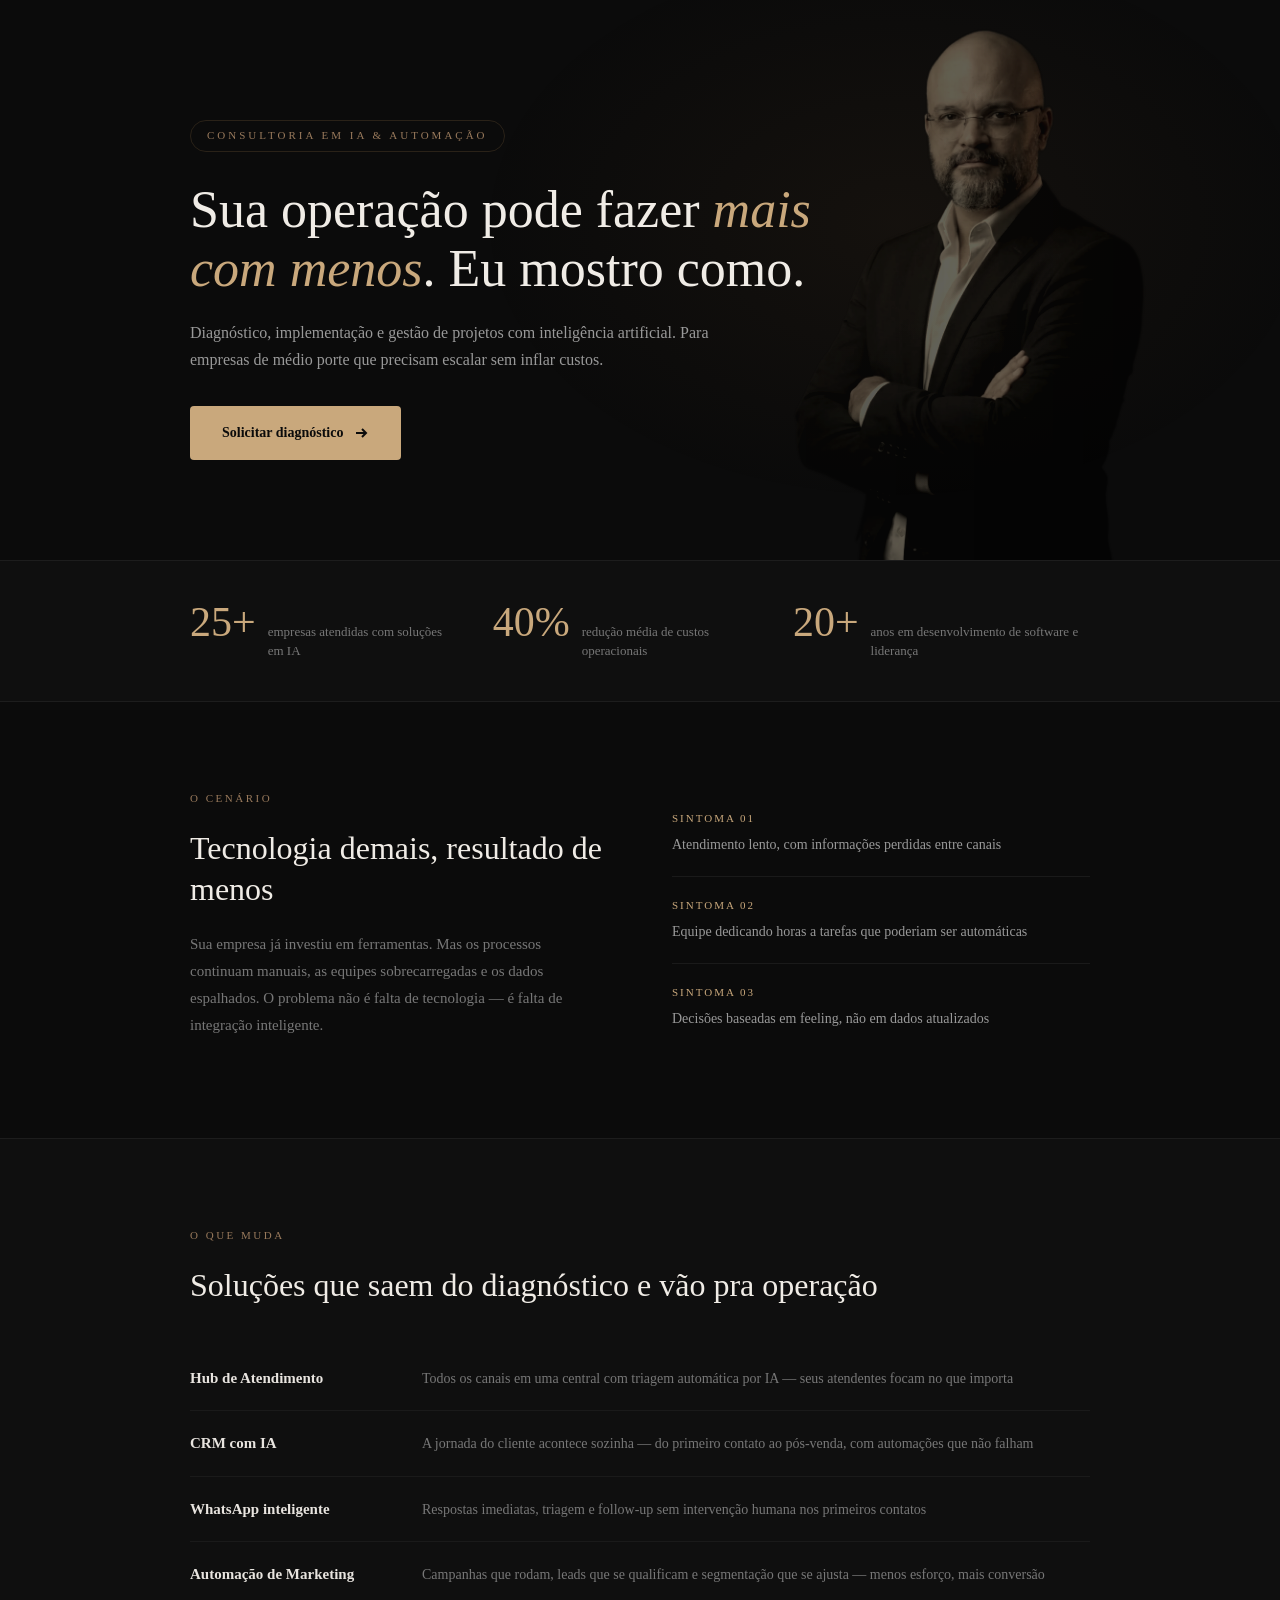
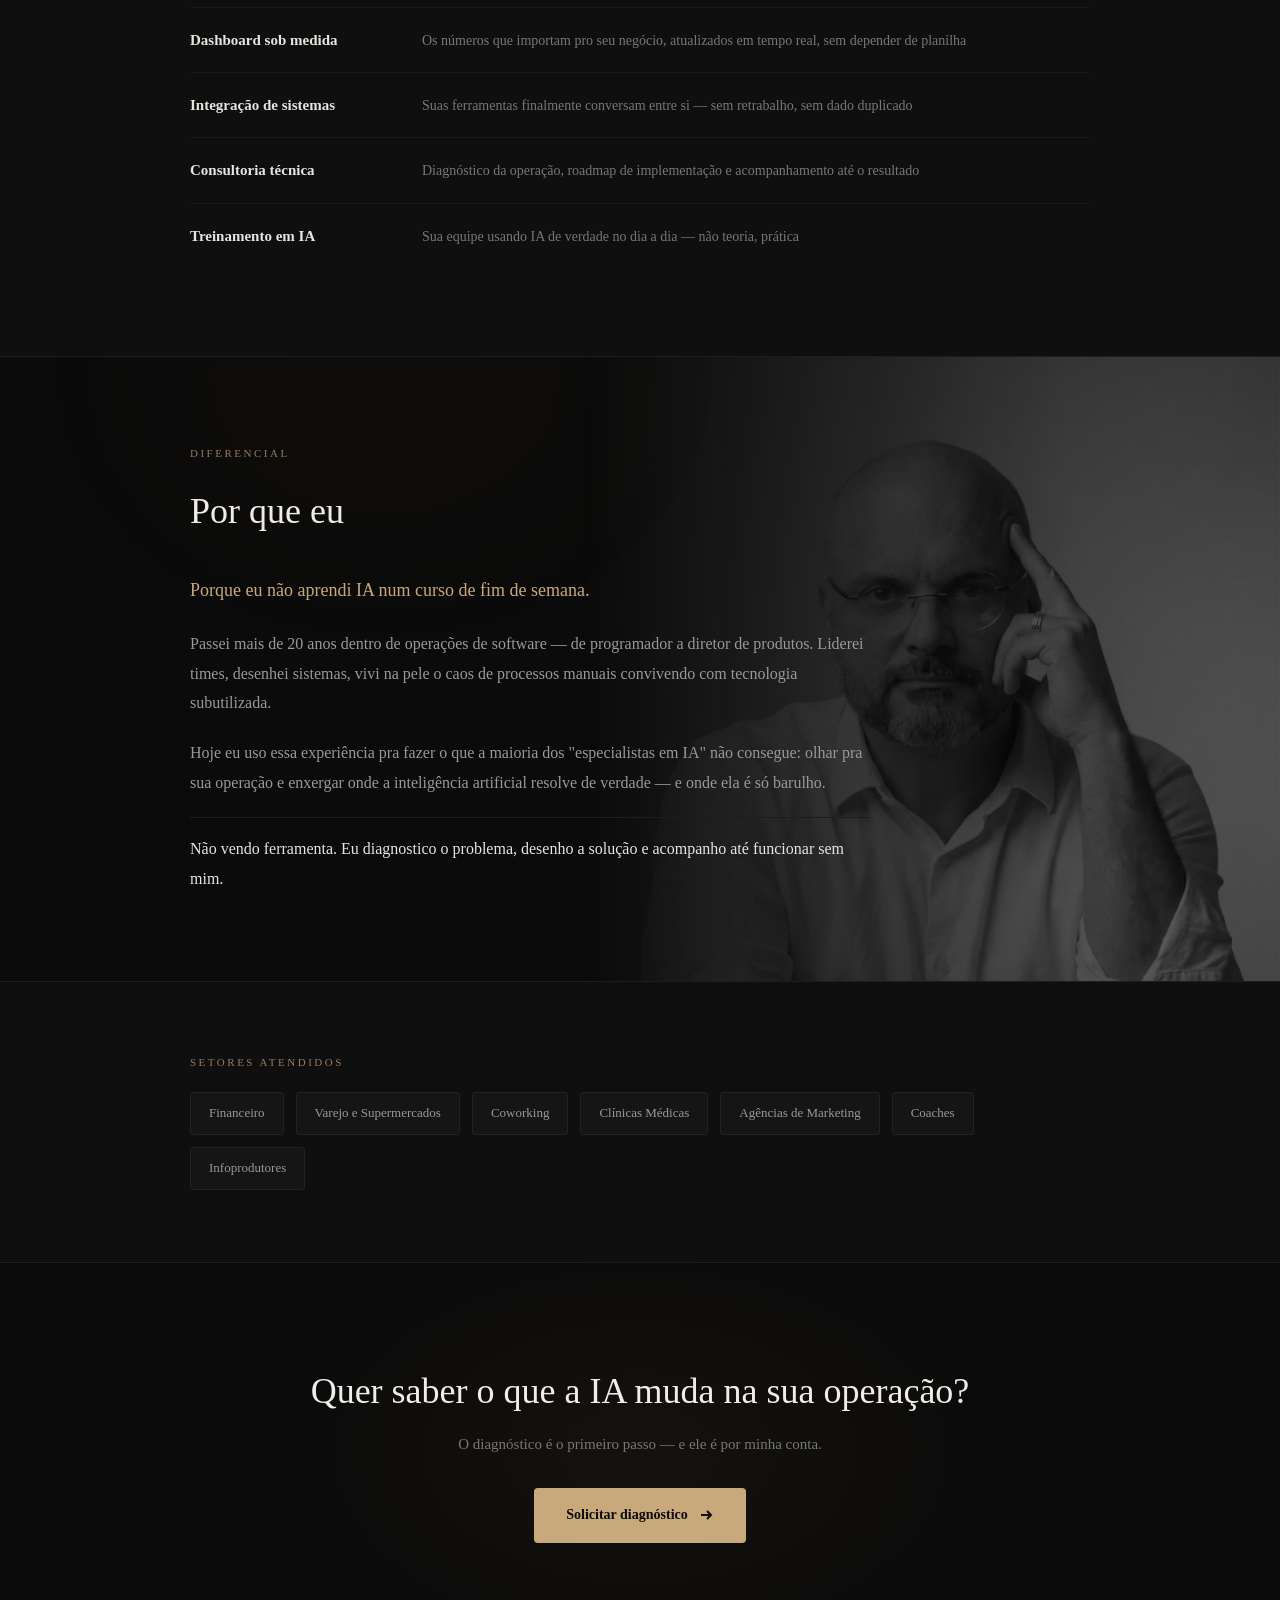
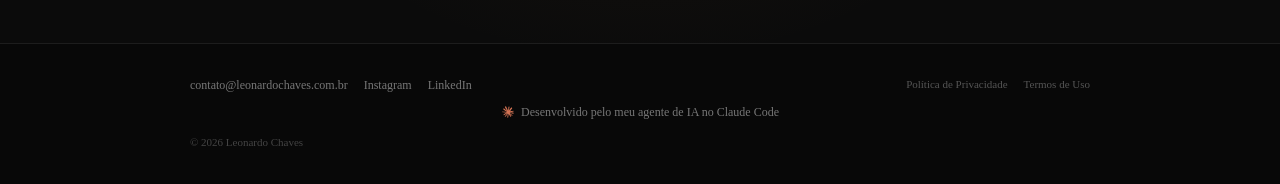
<file: index.html>
<!DOCTYPE html>
<html lang="pt-BR">
<head>
  <meta charset="UTF-8">
  <meta name="viewport" content="width=device-width, initial-scale=1.0">
  <title>Leonardo Chaves — IA + Automação</title>
  <meta name="description" content="Diagnóstico, implementação e gestão de projetos com inteligência artificial. Para empresas de médio porte que precisam escalar sem inflar custos.">
  <meta property="og:title" content="Leonardo Chaves — IA + Automação">
  <meta property="og:description" content="Diagnóstico, implementação e gestão de projetos com inteligência artificial. Para empresas de médio porte que precisam escalar sem inflar custos.">
  <meta property="og:type" content="website">
  <meta property="og:url" content="https://leonardochaves.com.br">
  <link rel="preconnect" href="https://fonts.googleapis.com">
  <link rel="preconnect" href="https://fonts.gstatic.com" crossorigin>
  <link href="https://fonts.googleapis.com/css2?family=DM+Sans:wght@300;400;500;700&family=Instrument+Serif:ital@0;1&display=swap" rel="stylesheet">
  <link rel="stylesheet" href="css/variables.css">
  <link rel="stylesheet" href="css/reset.css">
  <link rel="stylesheet" href="css/layout.css">
  <link rel="stylesheet" href="css/sections.css">
  <link rel="stylesheet" href="css/effects.css">
  <link rel="stylesheet" href="css/responsive.css">
</head>
<body>

  <!-- 1. Hero -->
  <section id="hero" class="hero mouse-glow parallax-bg">
    <div class="glow-overlay"></div>
    <div class="hero-photo" aria-hidden="true"></div>
    <div class="container hero-inner">
      <div class="hero-eyebrow reveal">Consultoria em IA &amp; Automação</div>
      <h1 class="reveal">Sua operação pode fazer <em>mais com menos</em>. Eu mostro como.</h1>
      <p class="hero-body reveal">Diagnóstico, implementação e gestão de projetos com inteligência artificial. Para empresas de médio porte que precisam escalar sem inflar custos.</p>
      <a href="https://wa.me/5531996830378" class="cta-btn reveal" target="_blank" rel="noopener">
        Solicitar diagnóstico
        <svg viewBox="0 0 16 16" fill="none" stroke="currentColor" stroke-width="2" width="16" height="16"><path d="M3 8h10M9 4l4 4-4 4"/></svg>
      </a>
    </div>
  </section>

  <!-- 2. Credenciais -->
  <section id="credentials" class="credentials">
    <div class="container cred-inner">
      <div class="cred-item reveal">
        <span class="cred-num">25+</span>
        <span class="cred-text">empresas atendidas com soluções em IA</span>
      </div>
      <div class="cred-item reveal">
        <span class="cred-num">40%</span>
        <span class="cred-text">redução média de custos operacionais</span>
      </div>
      <div class="cred-item reveal">
        <span class="cred-num">20+</span>
        <span class="cred-text">anos em desenvolvimento de software e liderança</span>
      </div>
    </div>
  </section>

  <!-- 3. O Cenário (Problema) -->
  <section id="problem" class="problem">
    <div class="container problem-inner">
      <div class="problem-left">
        <div class="label reveal">O cenário</div>
        <h2 class="sec-heading reveal">Tecnologia demais, resultado de menos</h2>
        <p class="problem-body reveal">Sua empresa já investiu em ferramentas. Mas os processos continuam manuais, as equipes sobrecarregadas e os dados espalhados. O problema não é falta de tecnologia — é falta de integração inteligente.</p>
      </div>
      <div class="problem-right reveal-group">
        <div class="pain-item reveal">
          <div class="pain-marker">Sintoma 01</div>
          <div class="pain-text">Atendimento lento, com informações perdidas entre canais</div>
        </div>
        <div class="pain-item reveal">
          <div class="pain-marker">Sintoma 02</div>
          <div class="pain-text">Equipe dedicando horas a tarefas que poderiam ser automáticas</div>
        </div>
        <div class="pain-item reveal">
          <div class="pain-marker">Sintoma 03</div>
          <div class="pain-text">Decisões baseadas em feeling, não em dados atualizados</div>
        </div>
      </div>
    </div>
  </section>

  <!-- 4. Soluções -->
  <section id="solutions" class="solutions">
    <div class="container solutions-inner">
      <div class="sol-header">
        <div class="label reveal">O que muda</div>
        <h2 class="sec-heading reveal">Soluções que saem do diagnóstico e vão pra operação</h2>
      </div>
      <div class="reveal-group">
        <div class="sol-row reveal">
          <div class="sol-row-name">Hub de Atendimento</div>
          <div class="sol-row-desc">Todos os canais em uma central com triagem automática por IA — seus atendentes focam no que importa</div>
        </div>
        <div class="sol-row reveal">
          <div class="sol-row-name">CRM com IA</div>
          <div class="sol-row-desc">A jornada do cliente acontece sozinha — do primeiro contato ao pós-venda, com automações que não falham</div>
        </div>
        <div class="sol-row reveal">
          <div class="sol-row-name">WhatsApp inteligente</div>
          <div class="sol-row-desc">Respostas imediatas, triagem e follow-up sem intervenção humana nos primeiros contatos</div>
        </div>
        <div class="sol-row reveal">
          <div class="sol-row-name">Automação de Marketing</div>
          <div class="sol-row-desc">Campanhas que rodam, leads que se qualificam e segmentação que se ajusta — menos esforço, mais conversão</div>
        </div>
        <div class="sol-row reveal">
          <div class="sol-row-name">Dashboard sob medida</div>
          <div class="sol-row-desc">Os números que importam pro seu negócio, atualizados em tempo real, sem depender de planilha</div>
        </div>
        <div class="sol-row reveal">
          <div class="sol-row-name">Integração de sistemas</div>
          <div class="sol-row-desc">Suas ferramentas finalmente conversam entre si — sem retrabalho, sem dado duplicado</div>
        </div>
        <div class="sol-row reveal">
          <div class="sol-row-name">Consultoria técnica</div>
          <div class="sol-row-desc">Diagnóstico da operação, roadmap de implementação e acompanhamento até o resultado</div>
        </div>
        <div class="sol-row reveal">
          <div class="sol-row-name">Treinamento em IA</div>
          <div class="sol-row-desc">Sua equipe usando IA de verdade no dia a dia — não teoria, prática</div>
        </div>
      </div>
    </div>
  </section>

  <!-- 5. Por que eu -->
  <section id="why-me" class="why-me parallax-bg">
    <div class="why-me-photo" aria-hidden="true"></div>
    <div class="container why-me-inner">
      <div class="label reveal">Diferencial</div>
      <h2 class="why-me-heading reveal">Por que eu</h2>
      <div class="why-me-text">
        <p class="reveal">Porque eu não aprendi IA num curso de fim de semana.</p>
        <p class="reveal">Passei mais de 20 anos dentro de operações de software — de programador a diretor de produtos. Liderei times, desenhei sistemas, vivi na pele o caos de processos manuais convivendo com tecnologia subutilizada.</p>
        <p class="reveal">Hoje eu uso essa experiência pra fazer o que a maioria dos "especialistas em IA" não consegue: olhar pra sua operação e enxergar onde a inteligência artificial resolve de verdade — e onde ela é só barulho.</p>
        <p class="reveal">Não vendo ferramenta. Eu diagnostico o problema, desenho a solução e acompanho até funcionar sem mim.</p>
      </div>
    </div>
  </section>

  <!-- 6. Setores -->
  <section id="sectors" class="sectors">
    <div class="container sectors-inner">
      <div class="label reveal">Setores atendidos</div>
      <div class="sector-tags reveal">
        <span class="sector-tag">Financeiro</span>
        <span class="sector-tag">Varejo e Supermercados</span>
        <span class="sector-tag">Coworking</span>
        <span class="sector-tag">Clínicas Médicas</span>
        <span class="sector-tag">Agências de Marketing</span>
        <span class="sector-tag">Coaches</span>
        <span class="sector-tag">Infoprodutores</span>
      </div>
    </div>
  </section>

  <!-- 7. CTA Final -->
  <section id="cta-final" class="cta-section mouse-glow">
    <div class="glow-overlay"></div>
    <div class="container cta-content">
      <h2 class="cta-heading reveal">Quer saber o que a IA muda na sua operação?</h2>
      <p class="cta-sub reveal">O diagnóstico é o primeiro passo — e ele é por minha conta.</p>
      <a href="https://wa.me/5531996830378" class="cta-btn reveal" target="_blank" rel="noopener">
        Solicitar diagnóstico
        <svg viewBox="0 0 16 16" fill="none" stroke="currentColor" stroke-width="2" width="16" height="16"><path d="M3 8h10M9 4l4 4-4 4"/></svg>
      </a>
    </div>
  </section>

  <!-- 8. Rodapé -->
  <footer id="footer" class="footer">
    <div class="container footer-inner">
      <div class="footer-left">
        <a href="mailto:contato@leonardochaves.com.br">contato@leonardochaves.com.br</a>
        <a href="https://instagram.com/eusouleochaves" target="_blank" rel="noopener">Instagram</a>
        <a href="https://www.linkedin.com/in/eusouleochaves/" target="_blank" rel="noopener">LinkedIn</a>
      </div>
      <div class="footer-right">
        <a href="/politicas-de-privacidade">Política de Privacidade</a>
        <a href="/termos-de-uso">Termos de Uso</a>
      </div>
    </div>
    <div class="container">
      <div class="footer-credit">
        <svg class="claude-icon" xmlns="http://www.w3.org/2000/svg" width="14" height="14" viewBox="0 0 128 128" fill="currentColor">
          <path d="M32.4286 81.1404L52.8708 69.6696L53.2129 68.6699L52.8708 68.1174H51.8711L48.4509 67.9069L36.7696 67.5912L26.6406 67.1702L16.8273 66.6441L14.3543 66.1179L12.0391 63.066L12.2758 61.5401L14.3543 60.1457L17.3272 60.4088L23.9045 60.8561L33.7704 61.5401L40.9265 61.961L51.5291 63.066H53.2129L53.4496 62.382L52.8708 61.961L52.4236 61.5401L42.2156 54.6208L31.1658 47.3069L25.3778 43.0974L22.247 40.9664L20.6685 38.9669L19.9844 34.5995L22.8258 31.4688L26.6406 31.7318L27.6141 31.9949L31.4815 34.9679L39.7426 41.361L50.5293 49.3064L52.1079 50.6218L52.7393 50.1746L52.8182 49.8588L52.1079 48.6749L46.2409 38.0723L39.9794 27.2856L37.1906 22.8131L36.4539 20.1295C36.1908 19.0245 36.0067 18.1037 36.0067 16.9724L39.2427 12.5788L41.0317 12L45.3464 12.5788L47.1618 14.1573L49.8453 20.2874L54.1863 29.9428L60.9214 43.0711L62.8946 46.9648L63.947 50.5692L64.3416 51.6742H65.0257V51.0428L65.5781 43.6499L66.6042 34.5732L67.604 22.892L67.946 19.6033L69.5771 15.657L72.8132 13.5259L75.3388 14.7361L77.4173 17.7091L77.1279 19.6296L75.8913 27.6539L73.4709 40.2297L71.8923 48.6486H72.8132L73.8655 47.5963L78.1276 41.9398L85.2837 32.9947L88.4408 29.443L92.1241 25.5229L94.4919 23.6549H98.9644L102.253 28.5484L100.78 33.5998L96.1757 39.4404L92.3608 44.3865L86.8885 51.7531L83.4684 57.6463L83.7841 58.1199L84.5996 58.041L96.9649 55.4101L103.647 54.1999L111.619 52.8318L115.223 54.5156L115.618 56.2257L114.197 59.7248L105.673 61.8295L95.6758 63.829L80.7848 67.3544L80.6007 67.486L80.8111 67.7491L87.52 68.3805L90.3877 68.5383H97.4122L110.488 69.5118L113.908 71.7743L115.96 74.5368L115.618 76.6415L110.356 79.3251L103.253 77.6413L86.6781 73.6949L80.9953 72.2742H80.206V72.7478L84.9417 77.3782L93.6237 85.2183L104.489 95.321L105.042 97.8204L103.647 99.7936L102.174 99.5831L92.6239 92.4007L88.9407 89.1647L80.6007 82.1401H80.0482V82.8768L81.9687 85.6919L92.1241 100.951L92.6502 105.634L91.9136 107.16L89.2827 108.081L86.3887 107.555L80.4428 99.2148L74.3128 89.8224L69.3667 81.4035L68.7616 81.7455L65.8412 113.185L64.4732 114.79L61.3161 116L58.6852 114L57.2908 110.764L58.6852 104.371L60.3689 96.0314L61.737 89.4015L62.9735 81.1667L63.7102 78.4306L63.6576 78.2464L63.0525 78.3253L56.8435 86.8495L47.3985 99.6094L39.9267 107.607L38.1377 108.318L35.0332 106.713L35.3226 103.845L37.059 101.293L47.3985 88.1386L53.6338 79.9828L57.6591 75.2735L57.6328 74.5894H57.396L29.9293 92.427L25.0358 93.0584L22.931 91.0853L23.1941 87.8492L24.1939 86.7969L32.4549 81.1141L32.4286 81.1404Z"/>
        </svg>
        Desenvolvido pelo meu agente de IA no Claude Code
      </div>
      <div class="footer-copy">© 2026 Leonardo Chaves</div>
    </div>
  </footer>

  <script src="js/main.js"></script>
</body>
</html>
</file>
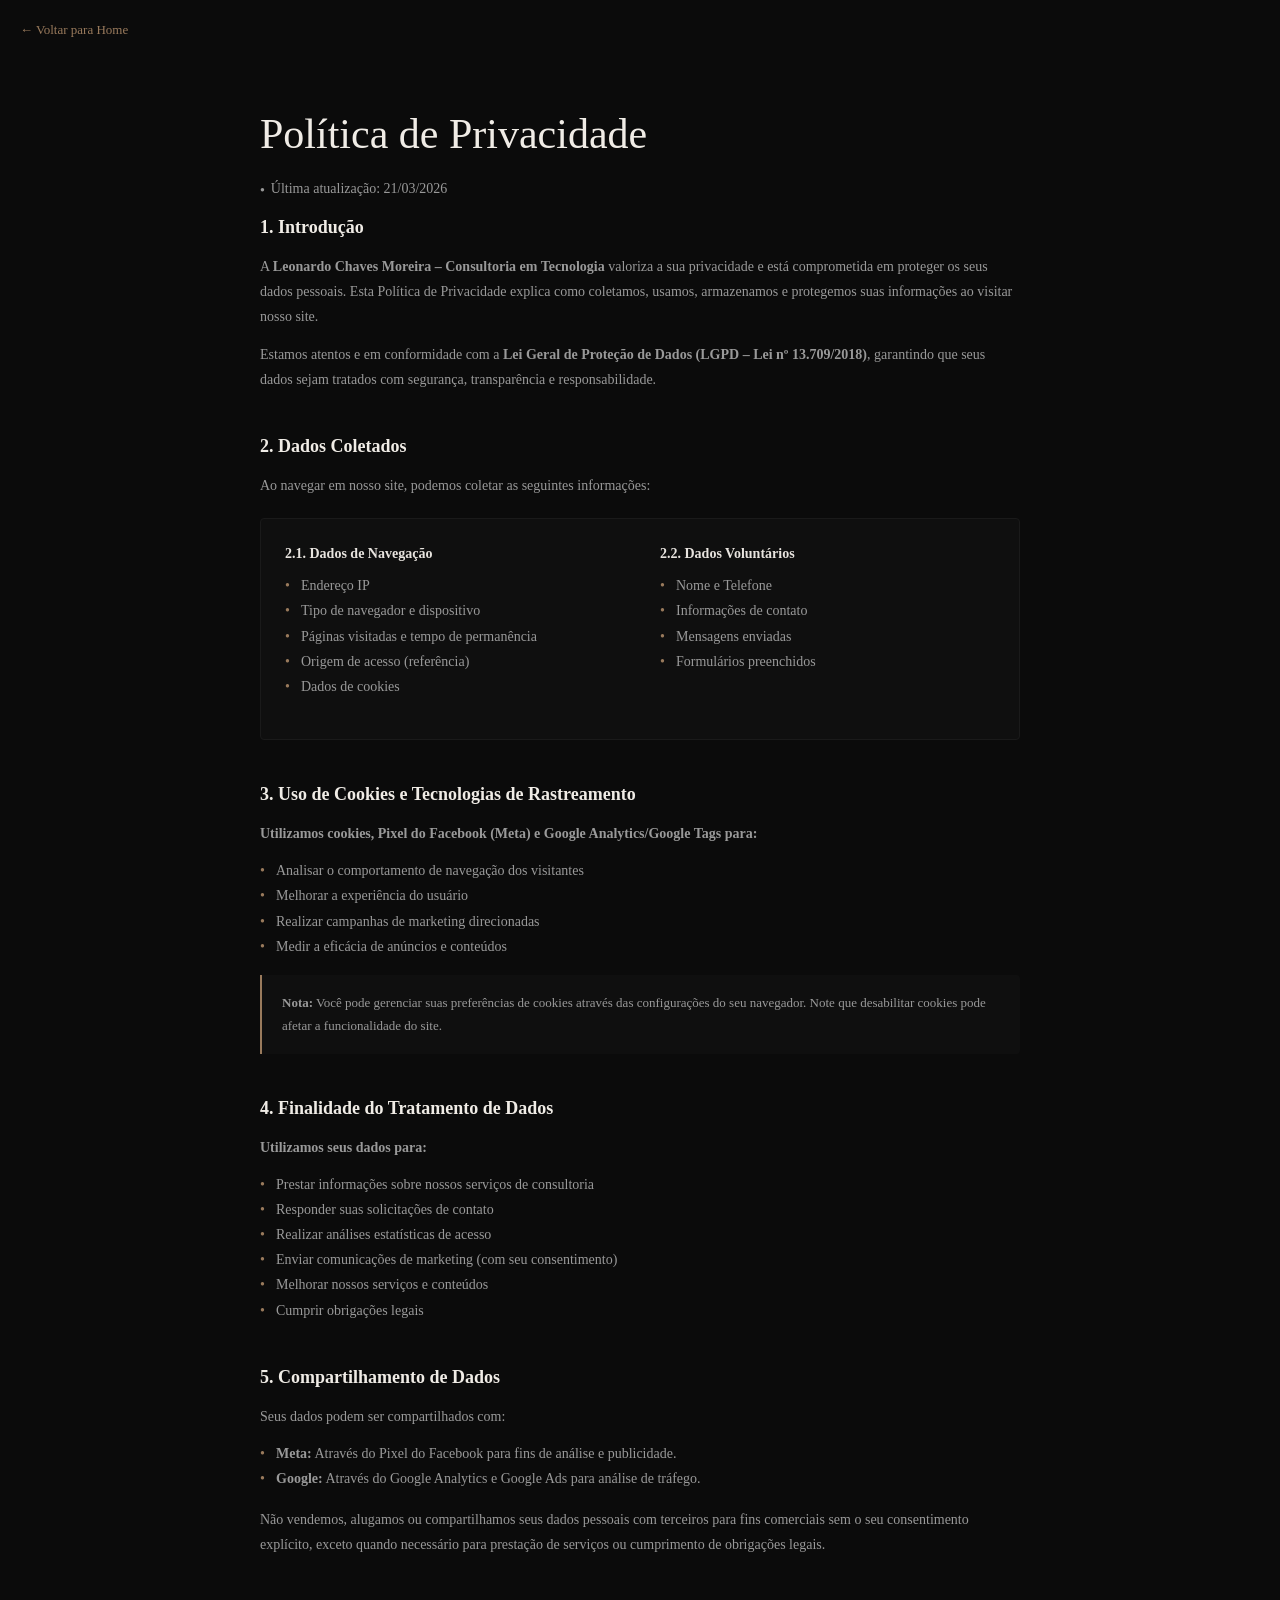
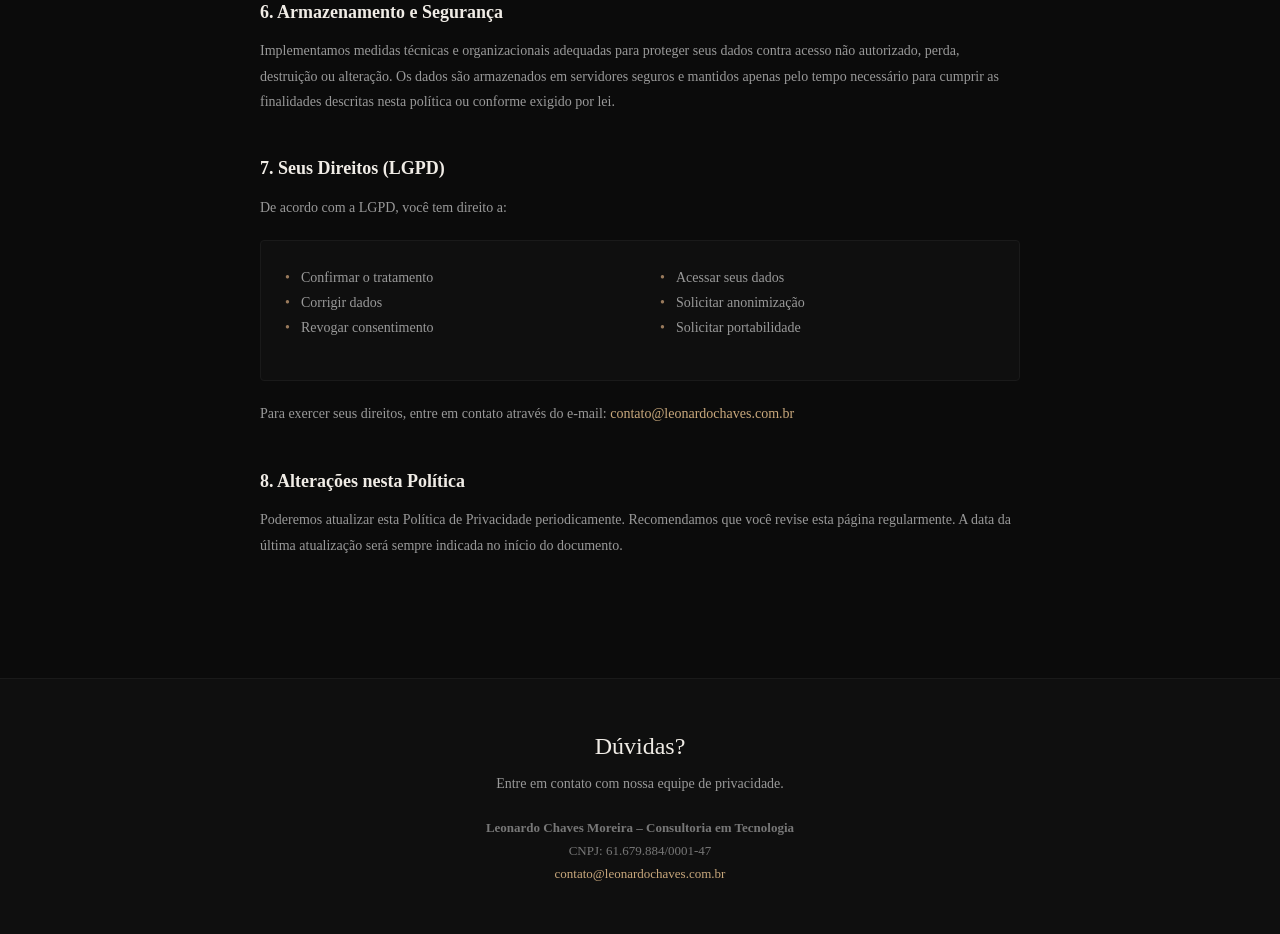
<file: politicas-de-privacidade/index.html>
<!DOCTYPE html>
<html lang="pt-BR">
<head>
  <meta charset="UTF-8">
  <meta name="viewport" content="width=device-width, initial-scale=1.0">
  <title>Política de Privacidade — Leonardo Chaves</title>
  <meta name="description" content="Política de Privacidade do site Leonardo Chaves — Consultoria em Tecnologia">
  <link rel="preconnect" href="https://fonts.googleapis.com">
  <link rel="preconnect" href="https://fonts.gstatic.com" crossorigin>
  <link href="https://fonts.googleapis.com/css2?family=DM+Sans:wght@300;400;500;700&family=Instrument+Serif:ital@0;1&display=swap" rel="stylesheet">
  <link rel="stylesheet" href="../css/variables.css">
  <link rel="stylesheet" href="../css/reset.css">
  <link rel="stylesheet" href="legal.css">
</head>
<body>

  <a href="/" class="back-link">← Voltar para Home</a>

  <main class="legal-page">
    <div class="container">

      <h1>Política de Privacidade</h1>
      <p class="last-update">Última atualização: 21/03/2026</p>

      <section>
        <h2>1. Introdução</h2>
        <p>A <strong>Leonardo Chaves Moreira – Consultoria em Tecnologia</strong> valoriza a sua privacidade e está comprometida em proteger os seus dados pessoais. Esta Política de Privacidade explica como coletamos, usamos, armazenamos e protegemos suas informações ao visitar nosso site.</p>
        <p>Estamos atentos e em conformidade com a <strong>Lei Geral de Proteção de Dados (LGPD – Lei nº 13.709/2018)</strong>, garantindo que seus dados sejam tratados com segurança, transparência e responsabilidade.</p>
      </section>

      <section>
        <h2>2. Dados Coletados</h2>
        <p>Ao navegar em nosso site, podemos coletar as seguintes informações:</p>

        <div class="two-columns">
          <div class="column">
            <h3>2.1. Dados de Navegação</h3>
            <ul>
              <li>Endereço IP</li>
              <li>Tipo de navegador e dispositivo</li>
              <li>Páginas visitadas e tempo de permanência</li>
              <li>Origem de acesso (referência)</li>
              <li>Dados de cookies</li>
            </ul>
          </div>
          <div class="column">
            <h3>2.2. Dados Voluntários</h3>
            <ul>
              <li>Nome e Telefone</li>
              <li>Informações de contato</li>
              <li>Mensagens enviadas</li>
              <li>Formulários preenchidos</li>
            </ul>
          </div>
        </div>
      </section>

      <section>
        <h2>3. Uso de Cookies e Tecnologias de Rastreamento</h2>
        <p><strong>Utilizamos cookies, Pixel do Facebook (Meta) e Google Analytics/Google Tags para:</strong></p>
        <ul>
          <li>Analisar o comportamento de navegação dos visitantes</li>
          <li>Melhorar a experiência do usuário</li>
          <li>Realizar campanhas de marketing direcionadas</li>
          <li>Medir a eficácia de anúncios e conteúdos</li>
        </ul>
        <div class="note">
          <p><strong>Nota:</strong> Você pode gerenciar suas preferências de cookies através das configurações do seu navegador. Note que desabilitar cookies pode afetar a funcionalidade do site.</p>
        </div>
      </section>

      <section>
        <h2>4. Finalidade do Tratamento de Dados</h2>
        <p><strong>Utilizamos seus dados para:</strong></p>
        <ul>
          <li>Prestar informações sobre nossos serviços de consultoria</li>
          <li>Responder suas solicitações de contato</li>
          <li>Realizar análises estatísticas de acesso</li>
          <li>Enviar comunicações de marketing (com seu consentimento)</li>
          <li>Melhorar nossos serviços e conteúdos</li>
          <li>Cumprir obrigações legais</li>
        </ul>
      </section>

      <section>
        <h2>5. Compartilhamento de Dados</h2>
        <p>Seus dados podem ser compartilhados com:</p>
        <ul>
          <li><strong>Meta:</strong> Através do Pixel do Facebook para fins de análise e publicidade.</li>
          <li><strong>Google:</strong> Através do Google Analytics e Google Ads para análise de tráfego.</li>
        </ul>
        <p>Não vendemos, alugamos ou compartilhamos seus dados pessoais com terceiros para fins comerciais sem o seu consentimento explícito, exceto quando necessário para prestação de serviços ou cumprimento de obrigações legais.</p>
      </section>

      <section>
        <h2>6. Armazenamento e Segurança</h2>
        <p>Implementamos medidas técnicas e organizacionais adequadas para proteger seus dados contra acesso não autorizado, perda, destruição ou alteração. Os dados são armazenados em servidores seguros e mantidos apenas pelo tempo necessário para cumprir as finalidades descritas nesta política ou conforme exigido por lei.</p>
      </section>

      <section>
        <h2>7. Seus Direitos (LGPD)</h2>
        <p>De acordo com a LGPD, você tem direito a:</p>
        <div class="two-columns">
          <div class="column">
            <ul>
              <li>Confirmar o tratamento</li>
              <li>Corrigir dados</li>
              <li>Revogar consentimento</li>
            </ul>
          </div>
          <div class="column">
            <ul>
              <li>Acessar seus dados</li>
              <li>Solicitar anonimização</li>
              <li>Solicitar portabilidade</li>
            </ul>
          </div>
        </div>
        <p>Para exercer seus direitos, entre em contato através do e-mail: <a href="mailto:contato@leonardochaves.com.br">contato@leonardochaves.com.br</a></p>
      </section>

      <section>
        <h2>8. Alterações nesta Política</h2>
        <p>Poderemos atualizar esta Política de Privacidade periodicamente. Recomendamos que você revise esta página regularmente. A data da última atualização será sempre indicada no início do documento.</p>
      </section>

    </div>
  </main>

  <footer class="legal-footer">
    <div class="container">
      <h3>Dúvidas?</h3>
      <p>Entre em contato com nossa equipe de privacidade.</p>
      <div class="footer-info">
        <strong>Leonardo Chaves Moreira – Consultoria em Tecnologia</strong><br>
        CNPJ: 61.679.884/0001-47<br>
        <a href="mailto:contato@leonardochaves.com.br">contato@leonardochaves.com.br</a>
      </div>
    </div>
  </footer>

</body>
</html>
</file>
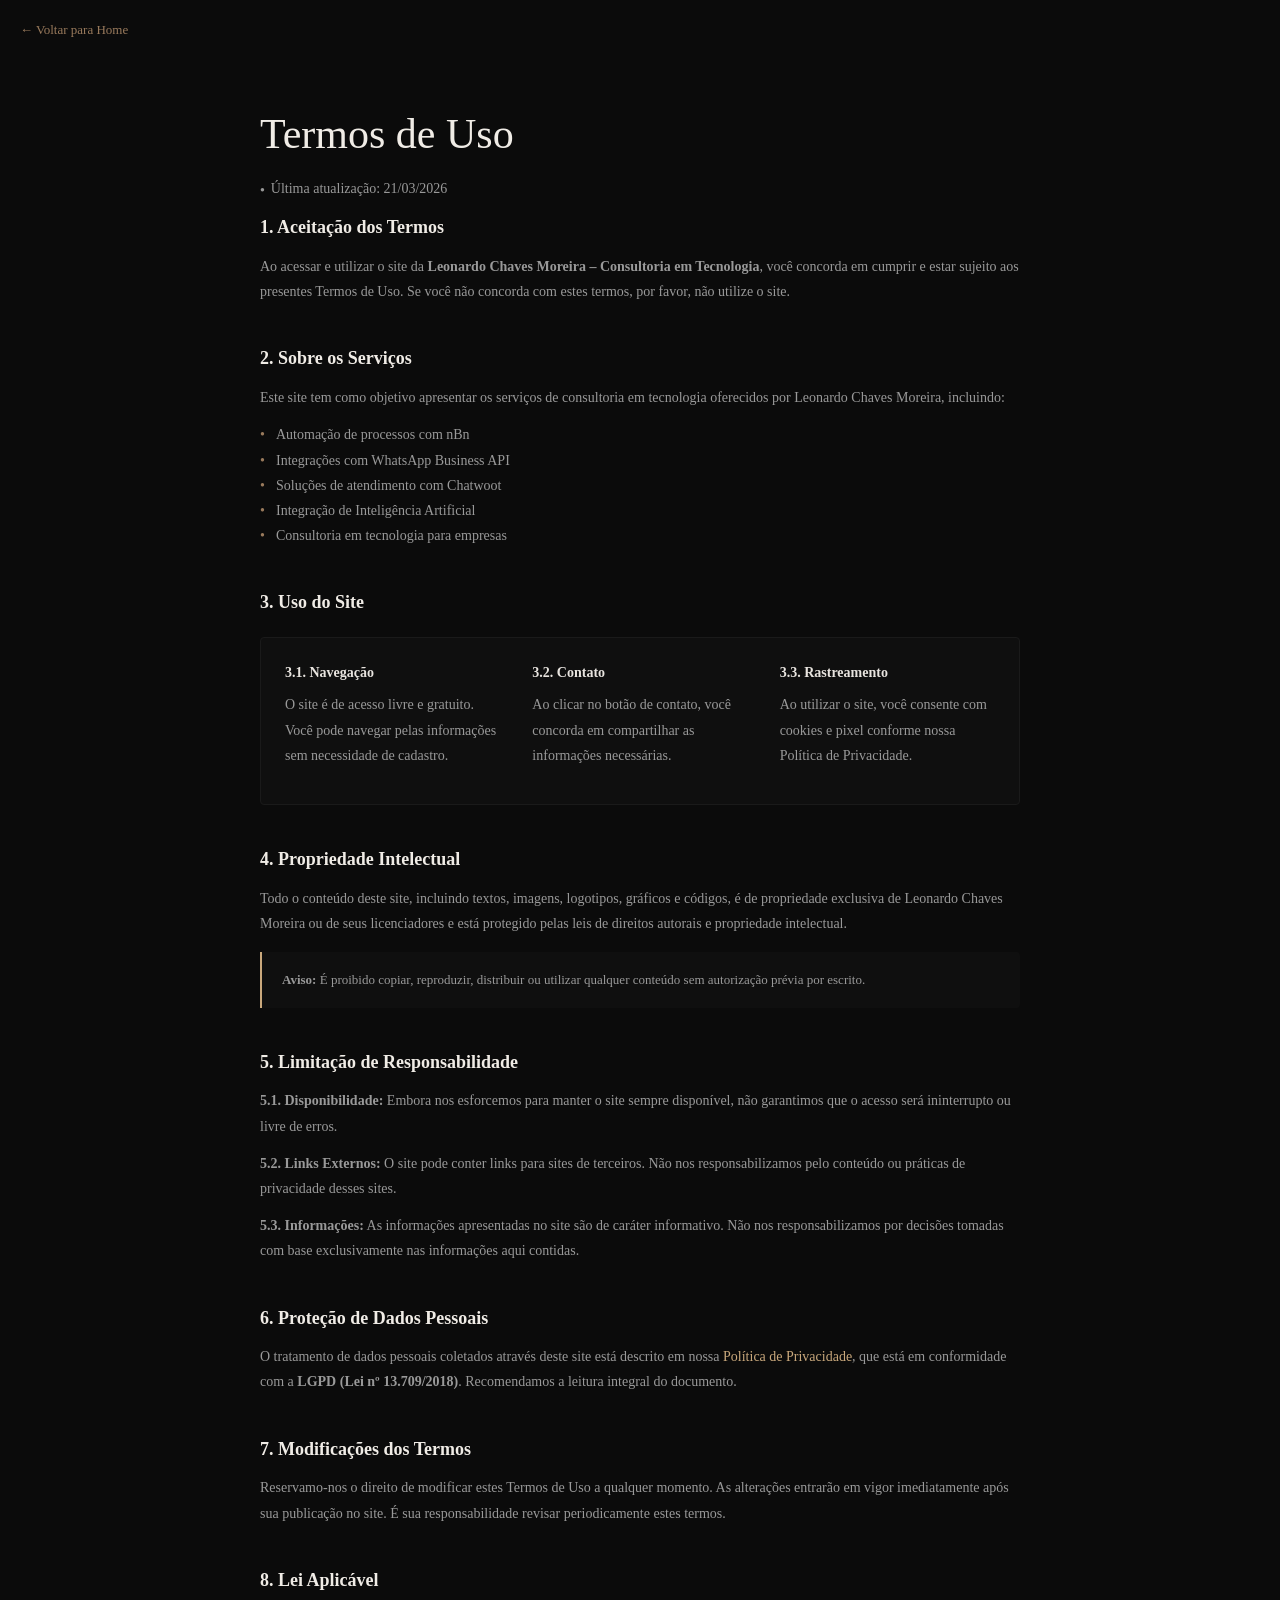
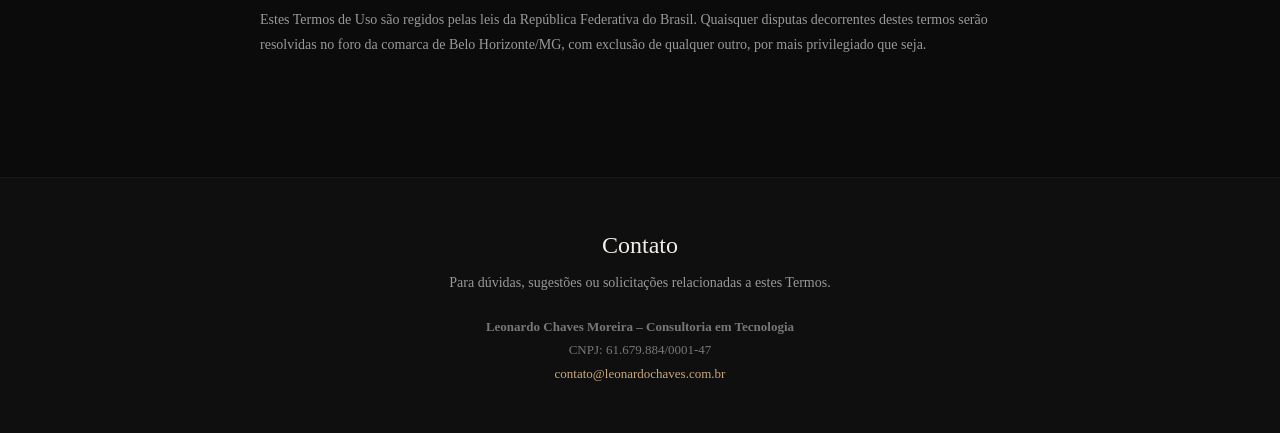
<file: termos-de-uso/index.html>
<!DOCTYPE html>
<html lang="pt-BR">
<head>
  <meta charset="UTF-8">
  <meta name="viewport" content="width=device-width, initial-scale=1.0">
  <title>Termos de Uso — Leonardo Chaves</title>
  <meta name="description" content="Termos de Uso do site Leonardo Chaves — Consultoria em Tecnologia">
  <link rel="preconnect" href="https://fonts.googleapis.com">
  <link rel="preconnect" href="https://fonts.gstatic.com" crossorigin>
  <link href="https://fonts.googleapis.com/css2?family=DM+Sans:wght@300;400;500;700&family=Instrument+Serif:ital@0;1&display=swap" rel="stylesheet">
  <link rel="stylesheet" href="../css/variables.css">
  <link rel="stylesheet" href="../css/reset.css">
  <link rel="stylesheet" href="legal.css">
</head>
<body>

  <a href="/" class="back-link">← Voltar para Home</a>

  <main class="legal-page">
    <div class="container">

      <h1>Termos de Uso</h1>
      <p class="last-update">Última atualização: 21/03/2026</p>

      <section>
        <h2>1. Aceitação dos Termos</h2>
        <p>Ao acessar e utilizar o site da <strong>Leonardo Chaves Moreira – Consultoria em Tecnologia</strong>, você concorda em cumprir e estar sujeito aos presentes Termos de Uso. Se você não concorda com estes termos, por favor, não utilize o site.</p>
      </section>

      <section>
        <h2>2. Sobre os Serviços</h2>
        <p>Este site tem como objetivo apresentar os serviços de consultoria em tecnologia oferecidos por Leonardo Chaves Moreira, incluindo:</p>
        <ul>
          <li>Automação de processos com nBn</li>
          <li>Integrações com WhatsApp Business API</li>
          <li>Soluções de atendimento com Chatwoot</li>
          <li>Integração de Inteligência Artificial</li>
          <li>Consultoria em tecnologia para empresas</li>
        </ul>
      </section>

      <section>
        <h2>3. Uso do Site</h2>
        <div class="three-columns">
          <div class="column">
            <h3>3.1. Navegação</h3>
            <p>O site é de acesso livre e gratuito. Você pode navegar pelas informações sem necessidade de cadastro.</p>
          </div>
          <div class="column">
            <h3>3.2. Contato</h3>
            <p>Ao clicar no botão de contato, você concorda em compartilhar as informações necessárias.</p>
          </div>
          <div class="column">
            <h3>3.3. Rastreamento</h3>
            <p>Ao utilizar o site, você consente com cookies e pixel conforme nossa Política de Privacidade.</p>
          </div>
        </div>
      </section>

      <section>
        <h2>4. Propriedade Intelectual</h2>
        <p>Todo o conteúdo deste site, incluindo textos, imagens, logotipos, gráficos e códigos, é de propriedade exclusiva de Leonardo Chaves Moreira ou de seus licenciadores e está protegido pelas leis de direitos autorais e propriedade intelectual.</p>
        <div class="warning">
          <p><strong>Aviso:</strong> É proibido copiar, reproduzir, distribuir ou utilizar qualquer conteúdo sem autorização prévia por escrito.</p>
        </div>
      </section>

      <section>
        <h2>5. Limitação de Responsabilidade</h2>
        <p><strong>5.1. Disponibilidade:</strong> Embora nos esforcemos para manter o site sempre disponível, não garantimos que o acesso será ininterrupto ou livre de erros.</p>
        <p><strong>5.2. Links Externos:</strong> O site pode conter links para sites de terceiros. Não nos responsabilizamos pelo conteúdo ou práticas de privacidade desses sites.</p>
        <p><strong>5.3. Informações:</strong> As informações apresentadas no site são de caráter informativo. Não nos responsabilizamos por decisões tomadas com base exclusivamente nas informações aqui contidas.</p>
      </section>

      <section>
        <h2>6. Proteção de Dados Pessoais</h2>
        <p>O tratamento de dados pessoais coletados através deste site está descrito em nossa <a href="/politicas-de-privacidade">Política de Privacidade</a>, que está em conformidade com a <strong>LGPD (Lei nº 13.709/2018)</strong>. Recomendamos a leitura integral do documento.</p>
      </section>

      <section>
        <h2>7. Modificações dos Termos</h2>
        <p>Reservamo-nos o direito de modificar estes Termos de Uso a qualquer momento. As alterações entrarão em vigor imediatamente após sua publicação no site. É sua responsabilidade revisar periodicamente estes termos.</p>
      </section>

      <section>
        <h2>8. Lei Aplicável</h2>
        <p>Estes Termos de Uso são regidos pelas leis da República Federativa do Brasil. Quaisquer disputas decorrentes destes termos serão resolvidas no foro da comarca de Belo Horizonte/MG, com exclusão de qualquer outro, por mais privilegiado que seja.</p>
      </section>

    </div>
  </main>

  <footer class="legal-footer">
    <div class="container">
      <h3>Contato</h3>
      <p>Para dúvidas, sugestões ou solicitações relacionadas a estes Termos.</p>
      <div class="footer-info">
        <strong>Leonardo Chaves Moreira – Consultoria em Tecnologia</strong><br>
        CNPJ: 61.679.884/0001-47<br>
        <a href="mailto:contato@leonardochaves.com.br">contato@leonardochaves.com.br</a>
      </div>
    </div>
  </footer>

</body>
</html>
</file>
<file: css/variables.css>
:root {
  /* Backgrounds */
  --bg-primary: #0b0b0b;
  --bg-alt: #0f0f0f;
  --bg-deep: #080808;
  --bg-surface: #151515;

  /* Text */
  --text-primary: #f0ece6;
  --text-body: #e8e4df;
  --text-secondary: #999999;
  --text-tertiary: #777777;

  /* Accent */
  --accent: #c9a87c;
  --accent-secondary: #997a5c;
  --accent-glow: rgba(180, 120, 60, 0.06);
  --accent-glow-subtle: rgba(180, 120, 60, 0.03);

  /* Borders */
  --border: #1a1a1a;
  --border-light: #1d1d1d;
  --border-surface: #222222;

  /* Typography */
  --font-display: Georgia, "Times New Roman", Times, serif;
  --font-body: Georgia, "Times New Roman", Times, serif;

  /* Spacing */
  --section-padding: 88px 40px;
  --section-padding-mobile: 64px 20px;
  --container-max: 900px;

  /* Transitions */
  --transition-fast: 0.2s ease;
  --transition-medium: 0.4s ease;
}
</file>
<file: css/layout.css>
.container {
  max-width: var(--container-max);
  margin: 0 auto;
  width: 100%;
}

section {
  padding: var(--section-padding-mobile);
  border-bottom: 1px solid var(--border-light);
}

.label {
  color: var(--accent-secondary);
  font-size: 11px;
  text-transform: uppercase;
  letter-spacing: 2.5px;
  font-weight: 500;
  margin-bottom: 20px;
}

.sec-heading {
  font-family: var(--font-display);
  font-size: 28px;
  font-weight: 400;
  line-height: 1.3;
  color: var(--text-primary);
  margin-bottom: 20px;
}
</file>
<file: css/sections.css>
/* ============================================
   Section-specific styles — ordered by page flow
   Mobile-first (base styles)
   ============================================ */

/* --- 1. Hero --- */
.hero {
  padding: 80px 20px 124px;
  background: var(--bg-primary);
  position: relative;
  overflow: hidden;
}

.hero::before {
  content: '';
  position: absolute;
  inset: 0;
  background: radial-gradient(ellipse 600px 400px at 70% 40%, var(--accent-glow), transparent 70%);
  pointer-events: none;
}

/* Hero photo — duotone gold treatment */
.hero-photo {
  position: absolute;
  top: -10px;
  right: -258px;
  bottom: 0;
  left: 0;
  background-image: url('../assets/leo-apresentacao.webp');
  background-size: auto 110%;
  background-position: center bottom;
  background-repeat: no-repeat;
  filter: sepia(0.6) saturate(0.8) brightness(0.65) contrast(1.15);
  opacity: 0.8;
  pointer-events: none;
  -webkit-mask-image: linear-gradient(to bottom, transparent 0%, rgba(0,0,0,0.5) 30%, rgba(0,0,0,0.8) 100%);
  mask-image: linear-gradient(to bottom, transparent 0%, rgba(0,0,0,0.5) 30%, rgba(0,0,0,0.8) 100%);
  z-index: 0;
}

.hero-inner {
  position: relative;
  z-index: 1;
}

.hero-eyebrow {
  display: inline-block;
  color: var(--accent-secondary);
  font-size: 11px;
  font-weight: 500;
  text-transform: uppercase;
  letter-spacing: 3px;
  border: 1px solid #2a2218;
  padding: 6px 16px;
  border-radius: 20px;
  margin-bottom: 28px;
}

.hero h1 {
  font-family: var(--font-display);
  font-size: 36px;
  font-weight: 400;
  line-height: 1.15;
  color: var(--text-primary);
  max-width: 700px;
  margin-bottom: 20px;
}

.hero h1 em {
  font-style: italic;
  color: var(--accent);
}

.hero-body {
  font-size: 16px;
  line-height: 1.7;
  color: var(--text-secondary);
  max-width: 540px;
  margin-bottom: 32px;
}

.cta-btn {
  display: inline-flex;
  align-items: center;
  gap: 10px;
  padding: 16px 32px;
  background: var(--accent);
  color: var(--bg-primary);
  font-family: var(--font-body);
  font-size: 14px;
  font-weight: 600;
  border-radius: 4px;
  border: none;
  cursor: pointer;
  transition: background var(--transition-fast), transform var(--transition-fast);
}

.cta-btn svg {
  width: 16px;
  height: 16px;
}

/* --- 2. Credenciais --- */
.credentials {
  background: var(--bg-alt);
  padding: 32px 20px;
}

.cred-inner {
  display: flex;
  flex-direction: column;
  gap: 32px;
}

.cred-item {
  display: flex;
  align-items: baseline;
  gap: 12px;
}

.cred-num {
  font-family: var(--font-display);
  font-size: 36px;
  color: var(--accent);
  line-height: 1;
}

.cred-text {
  color: var(--text-tertiary);
  font-size: 13px;
  line-height: 1.5;
}

/* --- 3. Problema --- */
.problem {
  background: var(--bg-primary);
}

.problem-inner {
  display: flex;
  flex-direction: column;
  gap: 48px;
}

.problem-body {
  color: var(--text-tertiary);
  font-size: 15px;
  line-height: 1.8;
}

.pain-item {
  padding: 20px 0;
  border-bottom: 1px solid var(--border);
}

.pain-item:last-child {
  border-bottom: none;
}

.pain-marker {
  color: var(--accent);
  font-size: 11px;
  text-transform: uppercase;
  letter-spacing: 2px;
  font-weight: 500;
  margin-bottom: 6px;
}

.pain-text {
  color: var(--text-secondary);
  font-size: 14px;
  line-height: 1.6;
}

/* --- 4. Soluções --- */
.solutions {
  background: var(--bg-alt);
}

.sol-header {
  margin-bottom: 40px;
}

.sol-row {
  display: flex;
  flex-direction: column;
  gap: 6px;
  padding: 20px 0;
  border-bottom: 1px solid var(--border);
}

.sol-row:last-child {
  border-bottom: none;
}

.sol-row-name {
  font-size: 15px;
  font-weight: 600;
  color: var(--text-body);
}

.sol-row-desc {
  font-size: 14px;
  color: var(--text-tertiary);
  line-height: 1.6;
}

/* --- 5. Por que eu --- */
.why-me {
  background: var(--bg-primary);
  position: relative;
  overflow: hidden;
}

.why-me::before {
  content: '';
  position: absolute;
  inset: 0;
  background: radial-gradient(ellipse 500px 400px at 30% 50%, var(--accent-glow-subtle), transparent 70%);
  pointer-events: none;
}

.why-me-photo {
  position: absolute;
  top: 0;
  right: 0;
  bottom: 0;
  width: 55%;
  background-image: url('../assets/leo-pensativo.webp');
  background-size: cover;
  background-position: center top;
  filter: grayscale(1);
  opacity: 0.45;
  pointer-events: none;
  -webkit-mask-image: linear-gradient(to right, transparent 0%, rgba(0,0,0,0.3) 30%, rgba(0,0,0,0.7) 70%, rgba(0,0,0,0.8) 100%);
  mask-image: linear-gradient(to right, transparent 0%, rgba(0,0,0,0.3) 30%, rgba(0,0,0,0.7) 70%, rgba(0,0,0,0.8) 100%);
}

.why-me-inner {
  position: relative;
  z-index: 1;
}

.why-me-heading {
  font-family: var(--font-display);
  font-size: 32px;
  font-weight: 400;
  color: var(--text-primary);
  margin-bottom: 36px;
}

.why-me-text {
  max-width: 680px;
}

.why-me-text p {
  color: var(--text-secondary);
  font-size: 15px;
  line-height: 1.85;
  margin-bottom: 20px;
}

.why-me-text p:first-child {
  color: var(--accent);
  font-size: 17px;
  font-weight: 500;
  line-height: 1.6;
  margin-bottom: 24px;
}

.why-me-text p:last-child {
  color: var(--text-body);
  font-size: 15px;
  font-weight: 500;
  margin-bottom: 0;
  padding-top: 16px;
  border-top: 1px solid var(--border-light);
}

/* --- 6. Setores --- */
.sectors {
  background: var(--bg-alt);
  padding: 56px 20px;
}

.sector-tags {
  display: flex;
  flex-wrap: wrap;
  gap: 10px;
}

.sector-tag {
  color: var(--text-secondary);
  font-size: 13px;
  padding: 10px 18px;
  background: var(--bg-surface);
  border: 1px solid var(--border-surface);
  border-radius: 3px;
  transition: border-color var(--transition-fast);
}

.sector-tag:hover {
  border-color: var(--accent-secondary);
}

/* --- 7. CTA Final --- */
.cta-section {
  background: var(--bg-primary);
  padding: 80px 20px;
  text-align: center;
  position: relative;
  overflow: hidden;
}

.cta-section::before {
  content: '';
  position: absolute;
  inset: 0;
  background: radial-gradient(ellipse 500px 300px at 50% 50%, var(--accent-glow), transparent 70%);
  pointer-events: none;
}

.cta-content {
  position: relative;
  z-index: 1;
}

.cta-heading {
  font-family: var(--font-display);
  font-size: 28px;
  font-weight: 400;
  color: var(--text-primary);
  margin-bottom: 12px;
}

.cta-sub {
  color: var(--text-tertiary);
  font-size: 15px;
  margin-bottom: 32px;
}

/* --- 8. Rodapé --- */
.footer {
  background: var(--bg-deep);
  padding: 28px 20px;
  border-bottom: none;
}

.footer-inner {
  display: flex;
  flex-direction: column;
  gap: 16px;
}

.footer-left {
  display: flex;
  flex-wrap: wrap;
  gap: 16px;
}

.footer-left a {
  color: #777;
  font-size: 12px;
  transition: color var(--transition-fast);
}

.footer-left a:hover {
  color: var(--accent);
}

.footer-right {
  display: flex;
  gap: 16px;
}

.footer-right a {
  color: #555;
  font-size: 11px;
}

.footer-credit {
  display: flex;
  align-items: center;
  justify-content: center;
  gap: 6px;
  color: #777;
  font-family: Georgia, "Times New Roman", Times, serif;
  font-size: 12px;
  margin-top: 8px;
}

.footer-credit .claude-icon {
  flex-shrink: 0;
  color: #D37354;
}

.footer-copy {
  color: #444;
  font-size: 11px;
  margin-top: 12px;
}
</file>
<file: css/effects.css>
/* ============================================
   Scroll reveals, mouse gradient, parallax,
   hover transitions
   ============================================ */

/* --- Scroll reveal --- */
.reveal {
  opacity: 0;
  transform: translateY(24px);
  transition: opacity 0.7s ease, transform 0.7s ease;
}

.reveal.visible {
  opacity: 1;
  transform: translateY(0);
}

/* Stagger children in groups */
.reveal-group .reveal:nth-child(1) { transition-delay: 0s; }
.reveal-group .reveal:nth-child(2) { transition-delay: 0.1s; }
.reveal-group .reveal:nth-child(3) { transition-delay: 0.15s; }
.reveal-group .reveal:nth-child(4) { transition-delay: 0.2s; }
.reveal-group .reveal:nth-child(5) { transition-delay: 0.25s; }
.reveal-group .reveal:nth-child(6) { transition-delay: 0.3s; }
.reveal-group .reveal:nth-child(7) { transition-delay: 0.35s; }
.reveal-group .reveal:nth-child(8) { transition-delay: 0.4s; }

/* --- Mouse-following gradient --- */
.mouse-glow {
  position: relative;
}

.mouse-glow .glow-overlay {
  position: absolute;
  inset: 0;
  pointer-events: none;
  opacity: 0;
  transition: opacity 0.3s ease;
  z-index: 0;
}

.mouse-glow:hover .glow-overlay {
  opacity: 1;
}

.mouse-glow > *:not(.glow-overlay):not(.hero-photo) {
  position: relative;
  z-index: 1;
}

/* --- Parallax --- */
.parallax-bg::before {
  transform: translateY(var(--parallax-y, 0));
  will-change: transform;
}

/* --- Button hover --- */
.cta-btn:hover {
  background: #d4b88e;
  transform: translateY(-1px);
}

.cta-btn:active {
  transform: translateY(0);
}
</file>
<file: css/responsive.css>
/* ============================================
   Desktop overrides (min-width: 768px)
   Mobile-first: base styles are in sections.css
   ============================================ */

@media (min-width: 768px) {
  section {
    padding: var(--section-padding);
  }

  /* Hero */
  .hero {
    padding: 120px 40px 100px;
  }

  .hero-photo {
    top: 0;
    right: 10%;
    bottom: -40px;
    left: auto;
    height: auto;
    width: 55%;
    background-position: right bottom;
    -webkit-mask-image: linear-gradient(to right, transparent 0%, rgba(0,0,0,0.5) 35%, rgba(0,0,0,0.8) 100%);
    mask-image: linear-gradient(to right, transparent 0%, rgba(0,0,0,0.5) 35%, rgba(0,0,0,0.8) 100%);
  }

  .hero h1 {
    font-size: 52px;
  }

  /* Headings */
  .sec-heading {
    font-size: 32px;
  }

  /* Credentials */
  .credentials {
    padding: 40px;
  }

  .cred-inner {
    flex-direction: row;
    gap: 48px;
  }

  .cred-num {
    font-size: 42px;
  }

  /* Problem */
  .problem-inner {
    display: grid;
    grid-template-columns: 1fr 1fr;
    gap: 64px;
  }

  /* Solutions */
  .sol-row {
    display: grid;
    grid-template-columns: 200px 1fr;
    gap: 32px;
    align-items: baseline;
    flex-direction: row;
  }

  /* Why Me */
  .why-me-heading {
    font-size: 36px;
  }

  .why-me-text p {
    font-size: 16px;
  }

  .why-me-text p:first-child {
    font-size: 18px;
  }

  .why-me-text p:last-child {
    font-size: 16px;
  }

  /* Sectors */
  .sectors {
    padding: 72px 40px;
  }

  .sector-tags {
    gap: 12px;
  }

  /* CTA Final */
  .cta-section {
    padding: 100px 40px;
  }

  .cta-heading {
    font-size: 36px;
  }

  /* Footer */
  .footer {
    padding: 32px 40px;
  }

  .footer-inner {
    flex-direction: row;
    justify-content: space-between;
    align-items: center;
  }
}
</file>
<file: politicas-de-privacidade/legal.css>
/* Legal pages — shared styles */

.container {
  max-width: 800px;
  margin: 0 auto;
  width: 100%;
  padding: 0 20px;
}

/* Back link */
.back-link {
  display: inline-block;
  color: var(--accent-secondary);
  font-size: 13px;
  padding: 20px;
  transition: color var(--transition-fast);
}

.back-link:hover {
  color: var(--accent);
}

/* Page */
.legal-page {
  padding: 40px 0 80px;
}

.legal-page h1 {
  font-family: var(--font-display);
  font-size: 36px;
  font-weight: 400;
  color: var(--text-primary);
  margin-bottom: 8px;
}

.last-update {
  color: var(--accent-secondary);
  font-size: 13px;
  margin-bottom: 48px;
}

.last-update::before {
  content: '●';
  margin-right: 6px;
  font-size: 8px;
  vertical-align: middle;
}

/* Sections */
.legal-page section {
  margin-bottom: 40px;
  padding: 0;
  border-bottom: none;
}

.legal-page h2 {
  font-family: var(--font-body);
  font-size: 18px;
  font-weight: 600;
  color: var(--text-primary);
  margin-bottom: 12px;
}

.legal-page h3 {
  font-family: var(--font-body);
  font-size: 14px;
  font-weight: 600;
  color: var(--text-body);
  margin-bottom: 8px;
}

.legal-page p {
  color: var(--text-secondary);
  font-size: 14px;
  line-height: 1.8;
  margin-bottom: 12px;
}

.legal-page a {
  color: var(--accent);
  transition: color var(--transition-fast);
}

.legal-page a:hover {
  color: #d4b88e;
}

.legal-page ul {
  list-style: none;
  margin-bottom: 16px;
  padding-left: 0;
}

.legal-page ul li {
  color: var(--text-secondary);
  font-size: 14px;
  line-height: 1.8;
  padding-left: 16px;
  position: relative;
}

.legal-page ul li::before {
  content: '•';
  color: var(--accent-secondary);
  position: absolute;
  left: 0;
}

/* Two/Three column layouts */
.two-columns,
.three-columns {
  display: flex;
  flex-direction: column;
  gap: 24px;
  margin: 20px 0;
  padding: 24px;
  background: var(--bg-alt);
  border: 1px solid var(--border);
  border-radius: 4px;
}

/* Note/Warning boxes */
.note,
.warning {
  margin: 16px 0;
  padding: 16px 20px;
  border-left: 2px solid var(--accent-secondary);
  background: var(--bg-alt);
  border-radius: 0 4px 4px 0;
}

.note p,
.warning p {
  margin-bottom: 0;
  font-size: 13px;
}

.warning {
  border-left-color: var(--accent);
}

/* Footer */
.legal-footer {
  border-top: 1px solid var(--border);
  padding: 48px 0;
  text-align: center;
  background: var(--bg-alt);
}

.legal-footer h3 {
  font-family: var(--font-display);
  font-size: 24px;
  font-weight: 400;
  color: var(--text-primary);
  margin-bottom: 8px;
}

.legal-footer p {
  color: var(--text-secondary);
  font-size: 14px;
  margin-bottom: 20px;
}

.footer-info {
  color: var(--text-tertiary);
  font-size: 13px;
  line-height: 1.8;
}

.footer-info a {
  color: var(--accent);
}

.footer-info a:hover {
  color: #d4b88e;
}

/* Desktop */
@media (min-width: 768px) {
  .legal-page h1 {
    font-size: 42px;
  }

  .two-columns {
    flex-direction: row;
    gap: 40px;
  }

  .two-columns .column {
    flex: 1;
  }

  .three-columns {
    flex-direction: row;
    gap: 32px;
  }

  .three-columns .column {
    flex: 1;
  }
}
</file>
<file: termos-de-uso/legal.css>
/* Legal pages — shared styles */

.container {
  max-width: 800px;
  margin: 0 auto;
  width: 100%;
  padding: 0 20px;
}

/* Back link */
.back-link {
  display: inline-block;
  color: var(--accent-secondary);
  font-size: 13px;
  padding: 20px;
  transition: color var(--transition-fast);
}

.back-link:hover {
  color: var(--accent);
}

/* Page */
.legal-page {
  padding: 40px 0 80px;
}

.legal-page h1 {
  font-family: var(--font-display);
  font-size: 36px;
  font-weight: 400;
  color: var(--text-primary);
  margin-bottom: 8px;
}

.last-update {
  color: var(--accent-secondary);
  font-size: 13px;
  margin-bottom: 48px;
}

.last-update::before {
  content: '●';
  margin-right: 6px;
  font-size: 8px;
  vertical-align: middle;
}

/* Sections */
.legal-page section {
  margin-bottom: 40px;
  padding: 0;
  border-bottom: none;
}

.legal-page h2 {
  font-family: var(--font-body);
  font-size: 18px;
  font-weight: 600;
  color: var(--text-primary);
  margin-bottom: 12px;
}

.legal-page h3 {
  font-family: var(--font-body);
  font-size: 14px;
  font-weight: 600;
  color: var(--text-body);
  margin-bottom: 8px;
}

.legal-page p {
  color: var(--text-secondary);
  font-size: 14px;
  line-height: 1.8;
  margin-bottom: 12px;
}

.legal-page a {
  color: var(--accent);
  transition: color var(--transition-fast);
}

.legal-page a:hover {
  color: #d4b88e;
}

.legal-page ul {
  list-style: none;
  margin-bottom: 16px;
  padding-left: 0;
}

.legal-page ul li {
  color: var(--text-secondary);
  font-size: 14px;
  line-height: 1.8;
  padding-left: 16px;
  position: relative;
}

.legal-page ul li::before {
  content: '•';
  color: var(--accent-secondary);
  position: absolute;
  left: 0;
}

/* Two/Three column layouts */
.two-columns,
.three-columns {
  display: flex;
  flex-direction: column;
  gap: 24px;
  margin: 20px 0;
  padding: 24px;
  background: var(--bg-alt);
  border: 1px solid var(--border);
  border-radius: 4px;
}

/* Note/Warning boxes */
.note,
.warning {
  margin: 16px 0;
  padding: 16px 20px;
  border-left: 2px solid var(--accent-secondary);
  background: var(--bg-alt);
  border-radius: 0 4px 4px 0;
}

.note p,
.warning p {
  margin-bottom: 0;
  font-size: 13px;
}

.warning {
  border-left-color: var(--accent);
}

/* Footer */
.legal-footer {
  border-top: 1px solid var(--border);
  padding: 48px 0;
  text-align: center;
  background: var(--bg-alt);
}

.legal-footer h3 {
  font-family: var(--font-display);
  font-size: 24px;
  font-weight: 400;
  color: var(--text-primary);
  margin-bottom: 8px;
}

.legal-footer p {
  color: var(--text-secondary);
  font-size: 14px;
  margin-bottom: 20px;
}

.footer-info {
  color: var(--text-tertiary);
  font-size: 13px;
  line-height: 1.8;
}

.footer-info a {
  color: var(--accent);
}

.footer-info a:hover {
  color: #d4b88e;
}

/* Desktop */
@media (min-width: 768px) {
  .legal-page h1 {
    font-size: 42px;
  }

  .two-columns {
    flex-direction: row;
    gap: 40px;
  }

  .two-columns .column {
    flex: 1;
  }

  .three-columns {
    flex-direction: row;
    gap: 32px;
  }

  .three-columns .column {
    flex: 1;
  }
}
</file>
